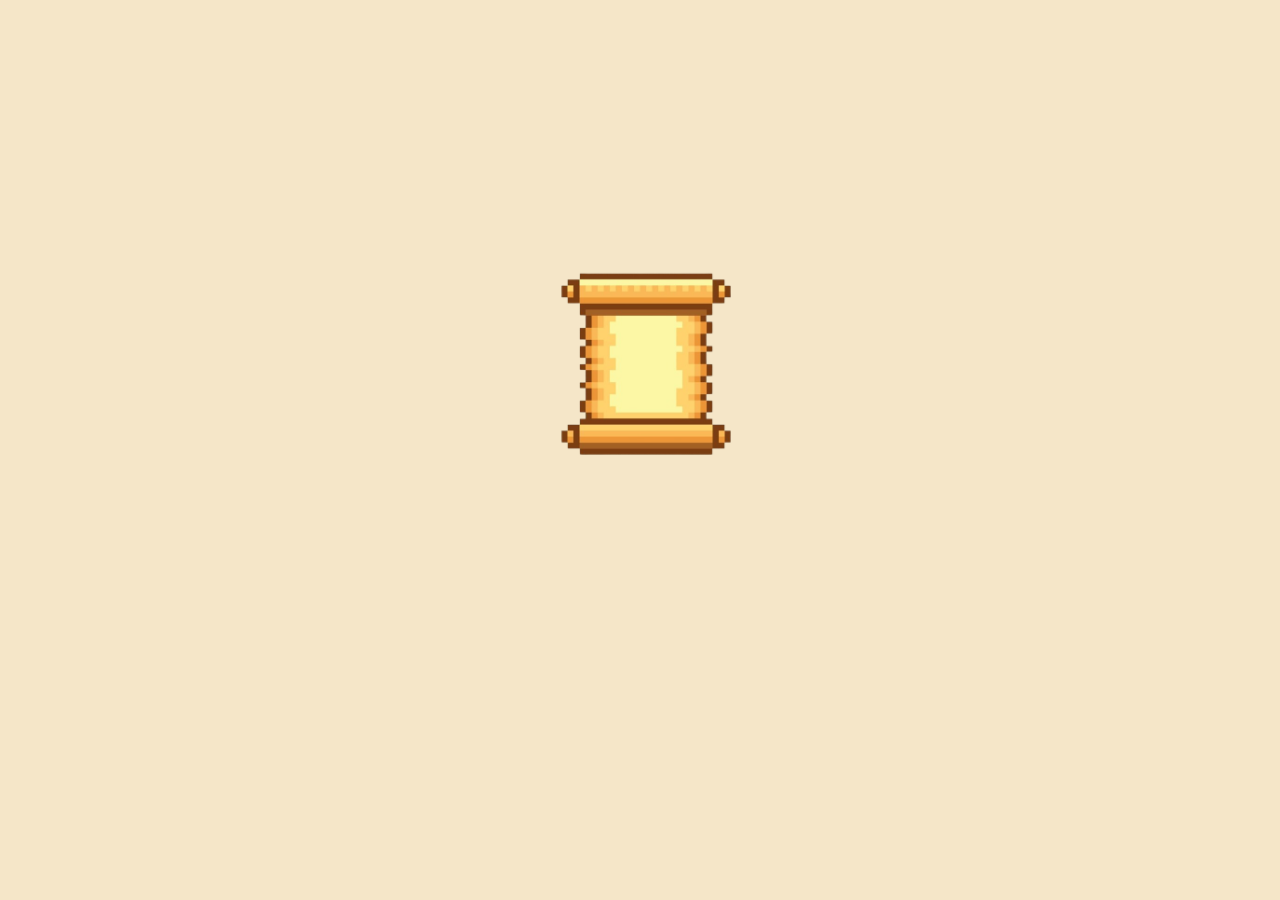
<file: index.html>
<!DOCTYPE html>
<html lang="en">

<head>

<meta charset="UTF-8">
<meta name="viewport" content="width=device-width, initial-scale=1.0">

<title>Nexus Shinobi</title>

<link rel="preconnect" href="https://fonts.googleapis.com">
<link rel="preconnect" href="https://fonts.gstatic.com" crossorigin>

<link href="https://fonts.googleapis.com/css2?family=Cinzel:wght@500;700&display=swap" rel="stylesheet">

<link href="https://fonts.googleapis.com/css2?family=Cormorant+Garamond:wght@400;500&display=swap" rel="stylesheet">

<link rel="stylesheet" href="css/style.css">
<link rel="stylesheet" href="css/opening.css">

</head>

<body>

<div class="opening">

    <img
        src="assets/images/scroll.png"
        class="scroll"
        id="scroll">

    <h1 id="title">
        NEXUS Shinobi 
            忍
    </h1>

    <p id="subtitle">
        Your Shinobi Journey Begins Here
    </p>

    <button id="startBtn">
        Enter Village
    </button>

</div>

<audio id="scrollSound">
    <source src="assets/audio/scroll-open.mp3" type="audio/mpeg">
</audio>

<script src="js/opening.js"></script>

</body>
</html>
</file>
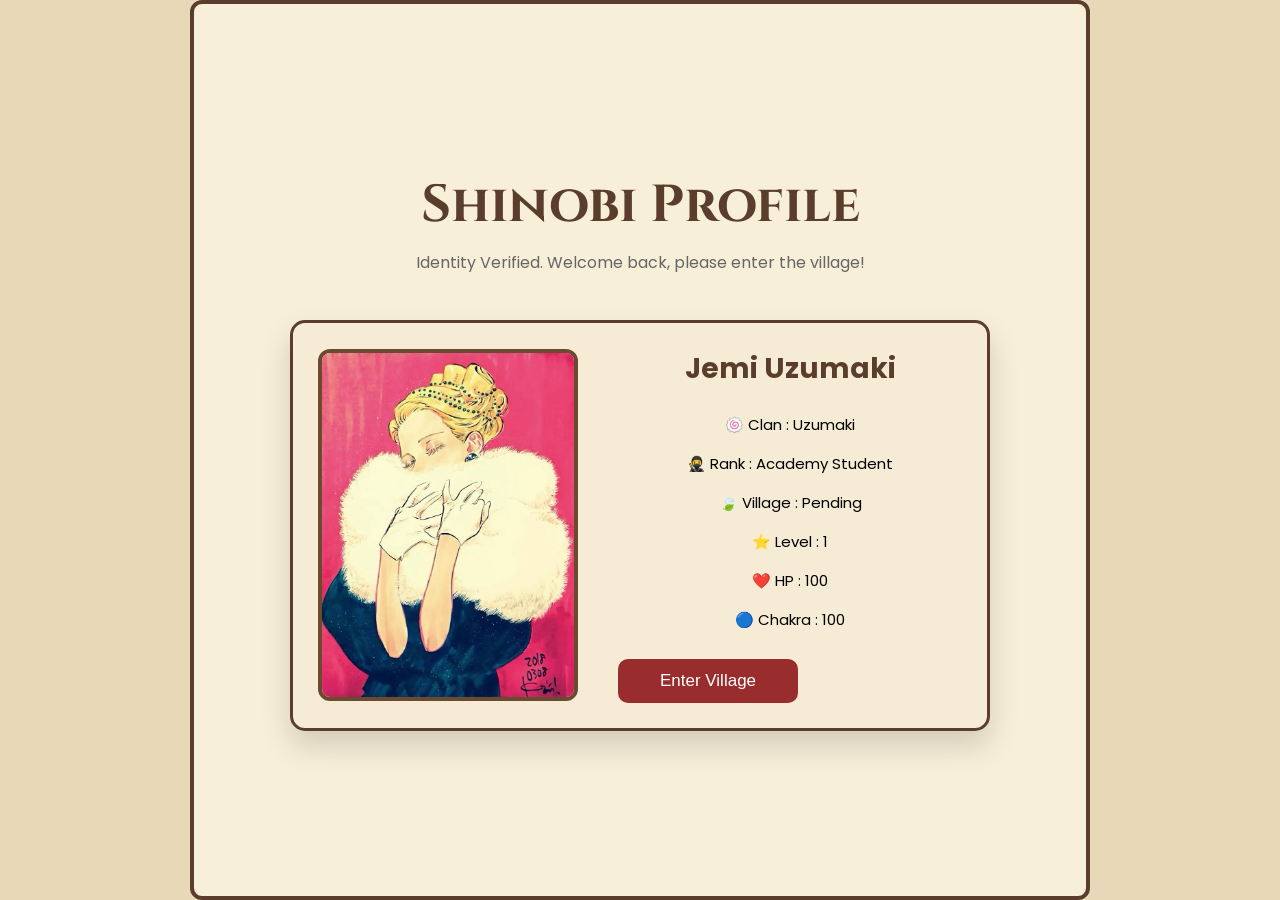
<file: pages/character.html>
<!DOCTYPE html>
<html lang="en">

<head>

<meta charset="UTF-8">
<meta name="viewport" content="width=device-width, initial-scale=1.0">

<title>Choose Character | Nexus Shinobi</title>

<link rel="stylesheet" href="../css/style.css">
<link rel="stylesheet" href="../css/character.css">

<link rel="preconnect" href="https://fonts.googleapis.com">
<link rel="preconnect" href="https://fonts.gstatic.com" crossorigin>

<link href="https://fonts.googleapis.com/css2?family=Cinzel:wght@700&family=Poppins:wght@300;400;500;600&display=swap" rel="stylesheet">

</head>

<body>

<div class="container">

    <h1>Shinobi Profile</h1>

    <p>Identity Verified. Welcome back, please enter the village!</p>

    <div class="cards">

    <div class="character-card">

        <img src="../assets/images/jemi.jpg">

        <div class="character-info">

            <h2>Jemi Uzumaki</h2>

            <p>🍥 Clan : Uzumaki</p>

            <p>🥷 Rank : Academy Student</p>

            <p>🍃 Village : Pending</p>

            <p>⭐ Level : 1</p>

            <p>❤️ HP : 100</p>

            <p>🔵 Chakra : 100</p>

            <button id="enterVillage">
                Enter Village
            </button>

        </div>

    </div>
    
</div>

<script src="../js/character.js"></script>

</body>
</html>
</file>
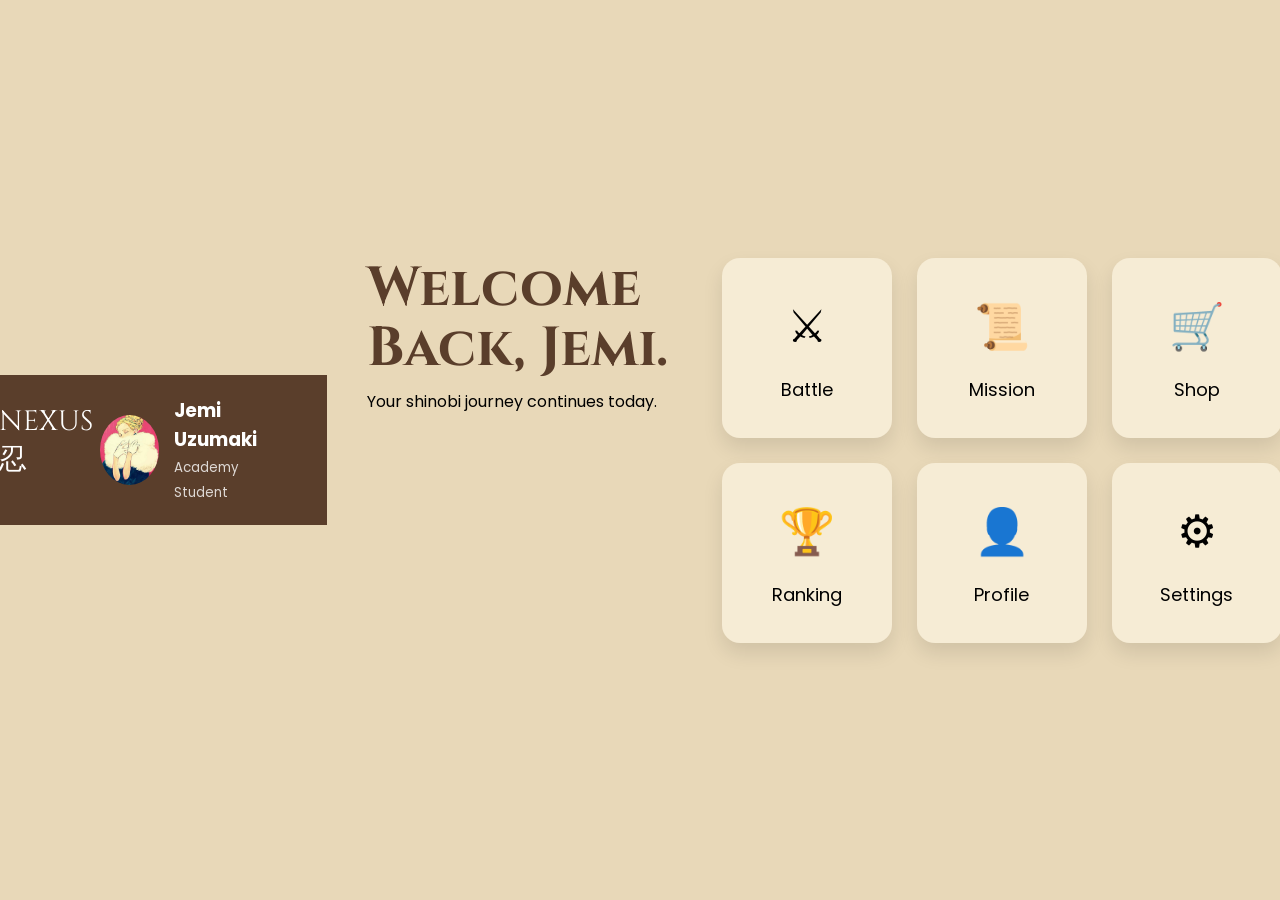
<file: pages/dashboard.html>
<!DOCTYPE html>
<html lang="en">

<head>

<meta charset="UTF-8">
<meta name="viewport" content="width=device-width, initial-scale=1.0">

<title>Dashboard | Nexus Shinobi</title>

<link rel="stylesheet" href="../css/style.css">
<link rel="stylesheet" href="../css/dashboard.css">

<link rel="preconnect" href="https://fonts.googleapis.com">
<link rel="preconnect" href="https://fonts.gstatic.com" crossorigin>

<link href="https://fonts.googleapis.com/css2?family=Cinzel:wght@700&family=Poppins:wght@300;400;500;600&display=swap" rel="stylesheet">

</head>

    <body>

    <header class="topbar">

        <div class="logo">

            NEXUS 忍

        </div>

        <div class="player">

            <img src="../assets/images/jemi.jpg">

            <div>

                <h3>Jemi Uzumaki</h3>

                <small>Academy Student</small>

            </div>

        </div>

    </header>

    <main class="dashboard">

        <div class="welcome">

            <h1>Welcome Back, Jemi.</h1>

            <p>Your shinobi journey continues today.</p>

        </div>

        <div class="menu-grid">

            <div class="menu-card">
                ⚔
                <span>Battle</span>
            </div>

            <div class="menu-card">
                📜
                <span>Mission</span>
            </div>

            <div class="menu-card">
                🛒
                <span>Shop</span>
            </div>

            <div class="menu-card">
                🏆
                <span>Ranking</span>
            </div>

            <div class="menu-card">
                👤
                <span>Profile</span>
            </div>

            <div class="menu-card">
                ⚙
                <span>Settings</span>
            </div>

        </div>

    </main>

    <script src="../js/dashboard.js"></script>

    </body>

</html>
</file>
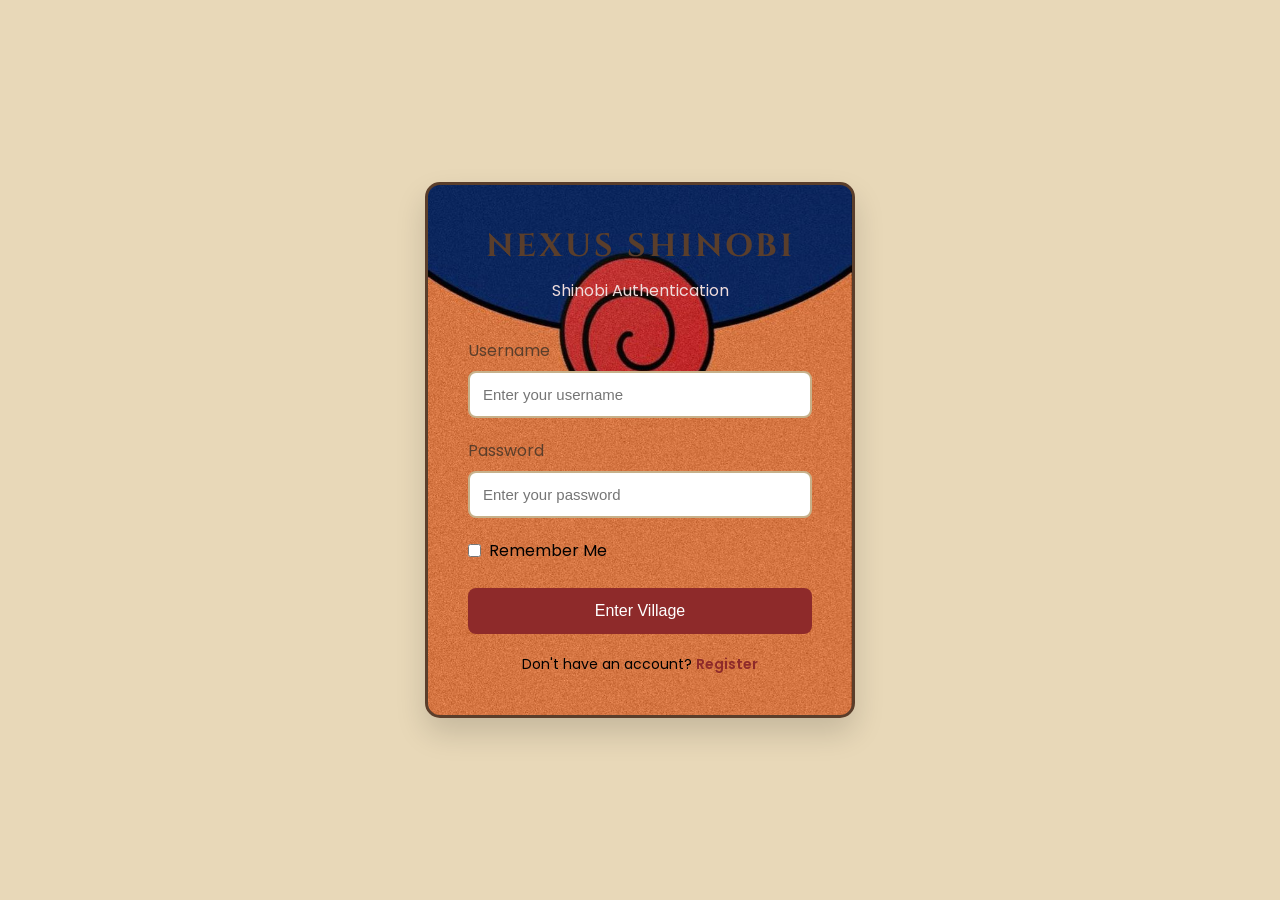
<file: pages/login.html>
<!DOCTYPE html>
<html lang="en">
<head>
    <meta charset="UTF-8">
    <meta name="viewport" content="width=device-width, initial-scale=1.0">
    <title>Login | Nexus Shinobi</title>

    <link rel="stylesheet" href="../css/style.css">
    <link rel="stylesheet" href="../css/login.css">

    <link rel="preconnect" href="https://fonts.googleapis.com">
    <link rel="preconnect" href="https://fonts.gstatic.com" crossorigin>

    <link href="https://fonts.googleapis.com/css2?family=Cinzel:wght@700&family=Poppins:wght@300;400;500&display=swap" rel="stylesheet">
</head>

<body>

<div class="login-container">

    <div class="login-card">

        <h1>NEXUS SHINOBI</h1>

        <p class="subtitle">
            Shinobi Authentication
        </p>

        <div class="input-group">

            <label>Username</label>

            <input type="text" placeholder="Enter your username">

        </div>

        <div class="input-group">

            <label>Password</label>

            <input type="password" placeholder="Enter your password">

        </div>

<div class="remember">

    <input type="checkbox">

    <span>Remember Me</span>

</div>

<button id="loginBtn">

    Enter Village

</button>

<p class="register-link">

    Don't have an account?

    <a href="register.html">

        Register

    </a>

</p>

</div>

</div>

<script src="../js/login.js"></script>

</body>
</html>
</file>
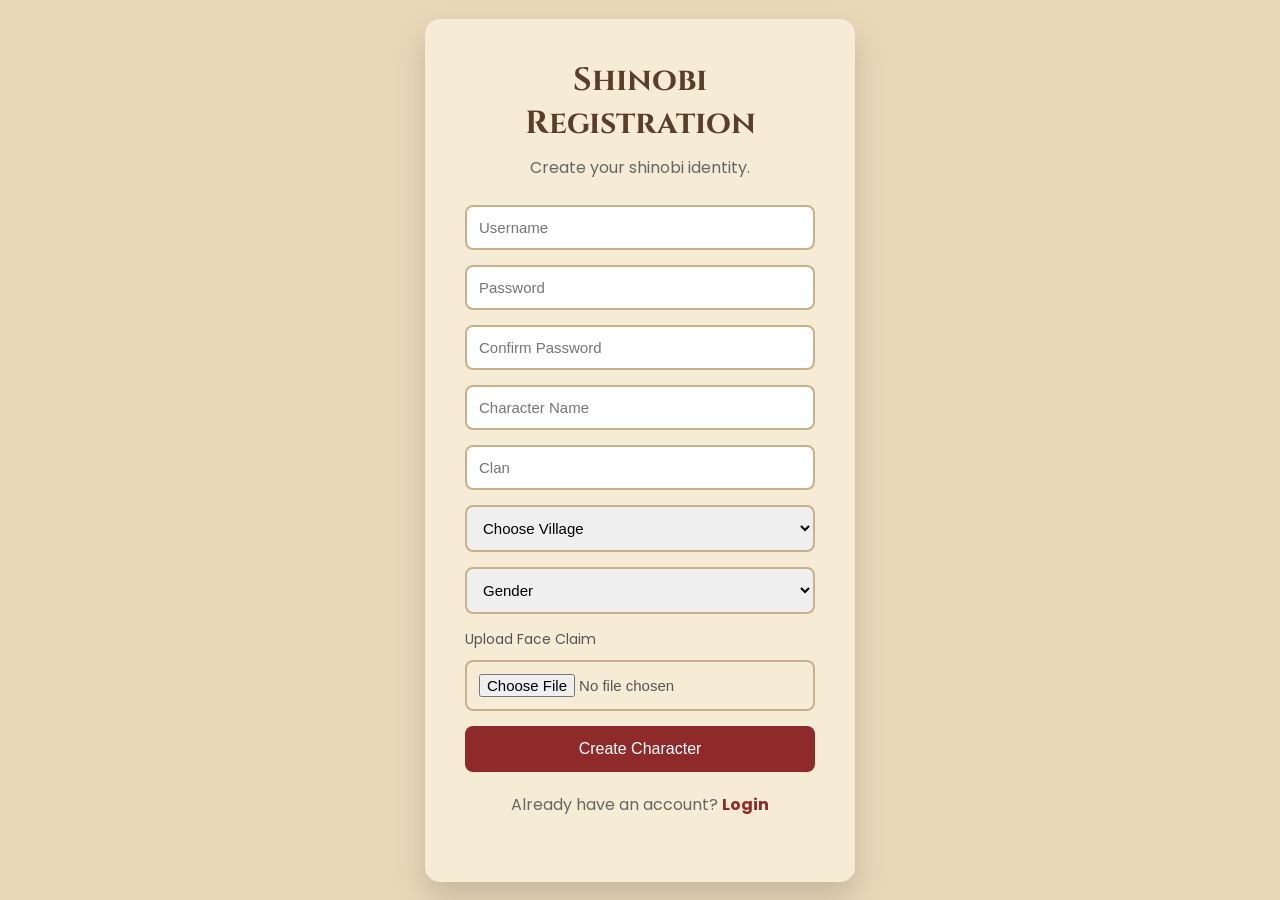
<file: pages/register.html>
<!DOCTYPE html>
<html lang="en">

<head>

<meta charset="UTF-8">
<meta name="viewport" content="width=device-width, initial-scale=1.0">

<title>Register | Nexus Shinobi</title>

<link rel="stylesheet" href="../css/style.css">
<link rel="stylesheet" href="../css/register.css">

<link rel="preconnect" href="https://fonts.googleapis.com">
<link rel="preconnect" href="https://fonts.gstatic.com" crossorigin>

<link href="https://fonts.googleapis.com/css2?family=Cinzel:wght@700&family=Poppins:wght@300;400;500;600&display=swap" rel="stylesheet">

</head>

<body>

<div class="register-card">

    <h1>Shinobi Registration</h1>

    <p>Create your shinobi identity.</p>

<form id="registerForm">

    <input
        type="text"
        placeholder="Username"
        required>

    <input
        type="password"
        placeholder="Password"
        required>

    <input
        type="password"
        placeholder="Confirm Password"
        required>

    <input
        type="text"
        placeholder="Character Name"
        required>

    <input
        type="text"
        placeholder="Clan"
        required>

    <select required>

    <option selected disabled>
        Choose Village
    </option>

        <option>Konohagakure</option>

        <option>Kirigakure</option>

        <option>Sunagakure</option>

        <option>Kumogakure</option>

        <option>Iwagakure</option>

    </select>

    <select required>

    <option selected disabled>
        Gender
    </option>

        <option>Male</option>

        <option>Female</option>

    </select>

    <label class="upload">

        Upload Face Claim

    <input
        type="file"
        accept="image/*">

    </label>

    <button type="submit">

    Create Character

    </button>

    </form>

<p class="login-link">

Already have an account?

<a href="login.html">

Login

</a>

</p>

</div>

<script src="../js/register.js"></script>

</body>

</html>
</file>
<file: css/style.css>
*{
    margin:0;
    padding:0;
    box-sizing:border-box;
}

body{
    font-family:Arial, sans-serif;
    background:#F5E6C8;
    display:flex;
    justify-content:center;
    align-items:center;
    height:100vh;
}

.container{
    width:90%;
    max-width:500px;
    background:#F8EFD8;
    padding:40px;
    border-radius:12px;
    text-align:center;
    border:4px solid #5A3E2B;
}

.logo{
    width:120px;
    margin-bottom:20px;
}

h1{
    color:#5A3E2B;
    margin-bottom:10px;
}

.subtitle{
    color:#444;
    margin-bottom:35px;
}

button{
    padding:14px 30px;
    border:none;
    border-radius:8px;
    background:#8B1E1E;
    color:white;
    cursor:pointer;
    font-size:16px;
    transition:.3s;
}

button:hover{
    background:#A32020;
}
</file>
<file: css/opening.css>
.opening{
    height:100vh;
    display:flex;
    flex-direction:column;
    justify-content:center;
    align-items:center;
    background:#F5E6C8;
}

.scroll{
    width:230px;
    cursor:pointer;
    transition:1s;
}

.scroll:hover{
    transform:scale(1.05);
}

.scroll.open{
    transform:scale(1.25) rotate(-2deg);
}

#title,
#subtitle,
#startBtn{
    opacity:0;
    transform:translateY(20px);
    transition:.8s;
}

#title{
    font-family:'Cinzel', serif;
    font-size:48px;
    letter-spacing:3px;
}

#subtitle{
font-family:'Cormorant Garamond', serif;
font-size:22px;
}

#startBtn{
    margin-top:30px;
}

.show{
    opacity:1 !important;
    transform:translateY(0) !important;
}
</file>
<file: css/character.css>
body{
    margin:0;
    background:#E8D8B8;
    font-family:'Poppins',sans-serif;
}

.container{
    max-width:900px;
    margin:auto;
    min-height:100vh;
    display:flex;
    flex-direction:column;
    justify-content:center;
    align-items:center;
    padding:40px 20px;
}

.container h1{
    font-family:'Cinzel',serif;
    color:#5A3E2B;
    font-size:52px;
    margin-bottom:10px;
}

.container>p{
    color:#666;
    margin-bottom:45px;
}

.character-card{
    width:700px;
    margin:auto;

    background:#F6ECD5;
    border:3px solid #5A3E2B;
    border-radius:15px;

    padding:25px;
    display:flex;
    gap:40px;
    align-items:center;
    box-shadow:0 15px 30px rgba(0,0,0,.15);
}

.character-card img{
    width:260px;
    height:360-x;
    object-fit:cover;
    border-radius:12px;
    border:4px solid #6B4A32;
}

.character-info{
    flex:1;
    display:flex;
    flex-direction:column;
    justify-content:center;
}

.character-info h2{
    margin:0 0 15px;
    font-size:28px;
    color:#5A3E2B;
}

.character-info p{
    margin:8px 0;
    font-size:15px;
}

.character-info button{
    margin-top:20px;
    width:180px;
    padding:12px;
    background:#992C2C;
    color:white;
    border:none;
    border-radius:10px;
    cursor:pointer;
    font-size:17px;
    transition:.3s;
}

.character-info button:hover{
    background:#B53A3A;
}
</file>
<file: css/dashboard.css>
body{
    margin:0;
    font-family:'Poppins',sans-serif;
    background:#E8D8B8;
}

.dashboard{
    max-width:1100px;
    margin:auto;
    padding:0 40px;
    display:grid;
    grid-template-columns:305px 1fr;
    align-items:start;
    gap:50px;
}

.topbar{
    height:150px;
    padding:0 40px;
    display:flex;
    justify-content:space-between;
    align-items:center;
    background:#5A3E2B;
    color:white;
}

.logo{
    font-size:28px;
    font-family:'Cinzel';
}

.player{
    display:flex;
    align-items:center;
    gap:15px;
}

.player img{
    width:70px;
    height:70px;
    border-radius:60%;
    object-fit:cover;
}

.player h3{
    margin:0;
}

.player small{
    opacity:.8;
}

.welcome{
    margin-bottom:30px;
}

.welcome h1{
    font-family:'Cinzel';
    color:#5A3E2B;
    margin-bottom:10px;
    font-size:55px;
    line-height:1.1;
}

.menu-grid{
    display:grid;
    grid-template-columns:repeat(3,170px);
    gap:25px;
}

.menu-card{
    background:#F6ECD5;
    padding:35px;
    border-radius:18px;
    text-align:center;
    font-size:45px;
    cursor:pointer;
    transition:.3s;
    box-shadow:0 10px 20px rgba(0,0,0,.1);
}

.menu-card span{
    display:block;
    margin-top:15px;
    font-size:18px;
}

.menu-card:hover{
    transform:translateY(-8px);
}
</file>
<file: css/login.css>
body{
    margin:0;
    background:#E8D8B8;
    font-family:'Poppins',sans-serif;
}

.login-container{
    display:flex;
    justify-content:center;
    align-items:center;
    height:100vh;
}

.login-card{
    width:430px;
    padding:40px;
    border:3px solid #5A3E2B;
    border-radius:15px;
    background-image:url("../assets/images/paper1.jpg");
    background-size:cover;
    background-position:center;
    background-repeat:no-repeat;
    box-shadow:0 15px 30px rgba(0,0,0,.15);
    background-blend-mode: lighten;
}

.login-card h1{
    text-align:center;
    font-family:'Cinzel',serif;
    color:#5A3E2B;
    letter-spacing:3px;
}

.subtitle{
    text-align:center;
    color:#efdcdc;
    margin-bottom:35px;
}

.input-group{
    margin-bottom:20px;
}

.input-group label{
    display:block;
    margin-bottom:8px;
    color:#5A3E2B;
}

.input-group input{
    width:100%;
    padding:13px;
    border:2px solid #C7B18A;
    border-radius:8px;
    outline:none;
    font-size:15px;
    box-sizing:border-box;
}

.input-group input:focus{
    border-color:#8E2A2A;
}

.register-link{
    margin-top:20px;
    text-align:center;
    font-size:14px;
}

.register-link a{
    color:#8E2A2A;
    text-decoration:none;
    font-weight:600;
}

.register-link a:hover{
    text-decoration:underline;
}

.remember{
    display:flex;
    align-items:center;
    gap:8px;
    margin-bottom:25px;
}

button{
    width:100%;
    padding:14px;
    border:none;
    border-radius:8px;
    background:#8E2A2A;
    color:white;
    font-size:16px;
    cursor:pointer;
    transition:.3s;
}

button:hover{
    background:#A93636;
    transform:translateY(-2px);
}
</file>
<file: css/register.css>
body{
    margin:0;
    background:#E8D8B8;
    font-family:'Poppins',sans-serif;
    display:flex;
    justify-content:center;
    align-items:center;
    min-height:100vh;
}

.register-card{
    width:430px;
    background:#F6ECD5;
    padding:40px;
    border-radius:15px;
    box-shadow:0 15px 30px rgba(0,0,0,.15);
}

.register-card h1{
    font-family:'Cinzel';
    text-align:center;
    color:#5A3E2B;
}

.register-card p{
    text-align:center;
    color:#666;
    margin-bottom:25px;
}

form{
    display:flex;
    flex-direction:column;
    gap:15px;
}

input,
select{
    padding:12px;
    border:2px solid #C8B08D;
    border-radius:8px;
    font-size:15px;
}

.upload{
    display:flex;
    flex-direction:column;
    gap:10px;
    font-size:14px;
    color:#555;
}

button{
    padding:14px;
    border:none;
    background:#8E2A2A;
    color:white;
    font-size:16px;
    border-radius:8px;
    cursor:pointer;
    transition:.3s;
}

button:hover{
    background:#A93636;
}

.login-link{
    margin-top:20px;
    text-align:center;
}

.login-link a{
    text-decoration:none;
    font-weight:bold;
    color:#8E2A2A;
}
</file>
